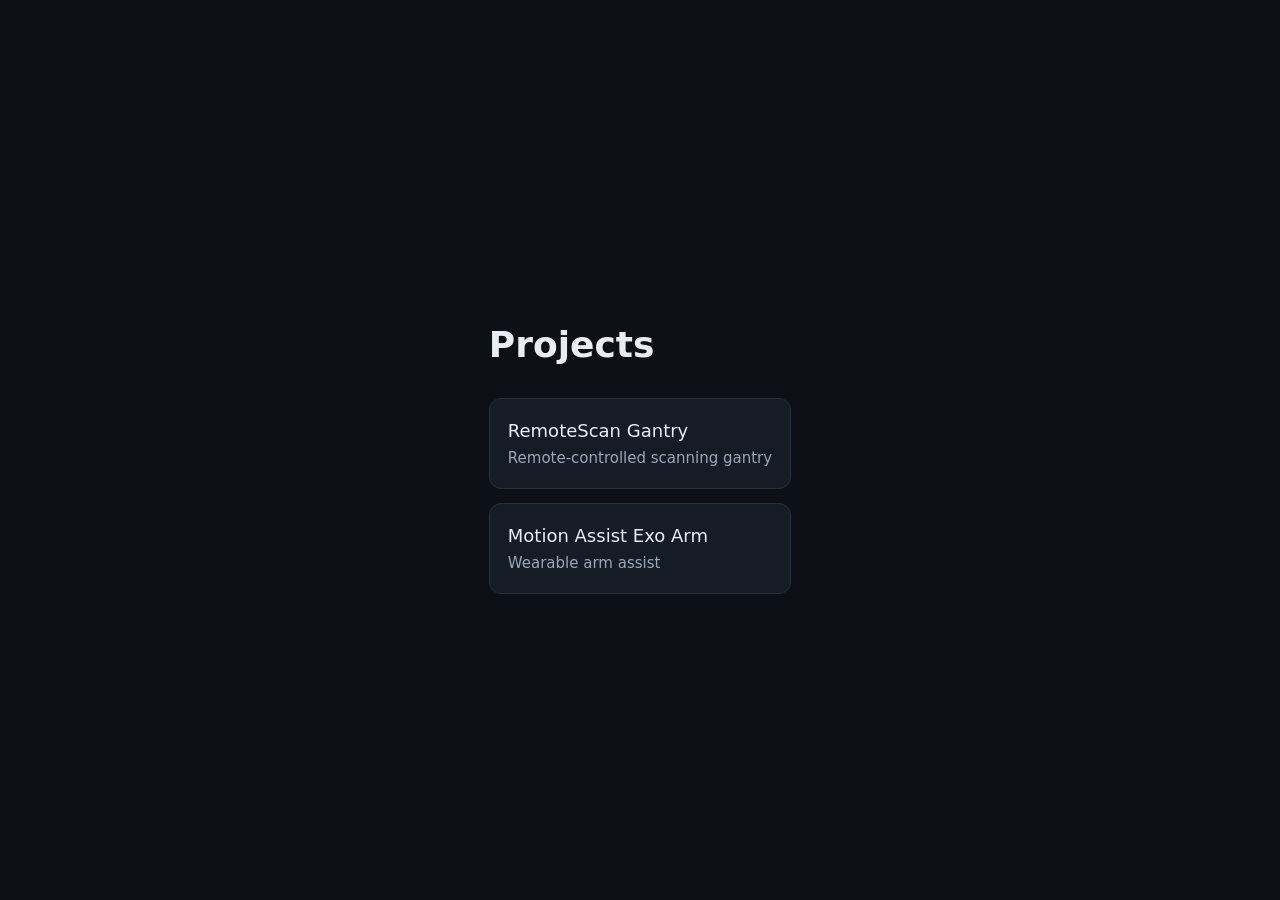
<file: index.html>
<!doctype html>
<html lang="en"><head><meta charset="utf-8"><meta name="viewport" content="width=device-width,initial-scale=1"><title>Projects</title>
<style>body{margin:0;background:#0d1117;color:#e8edf5;font:18px/1.6 system-ui,sans-serif;display:grid;place-items:center;min-height:100vh}
main{max-width:560px;padding:24px}a{display:block;background:#161c26;border:1px solid #263041;border-radius:12px;padding:18px;margin:14px 0;color:inherit;text-decoration:none}
a:hover{border-color:#2ec4b6}small{color:#9aa7b8;display:block}</style></head>
<body><main><h1>Projects</h1>
<a href="site/">RemoteScan Gantry<small>Remote-controlled scanning gantry</small></a>
<a href="exo-site/">Motion Assist Exo Arm<small>Wearable arm assist</small></a></main></body></html>
</file>
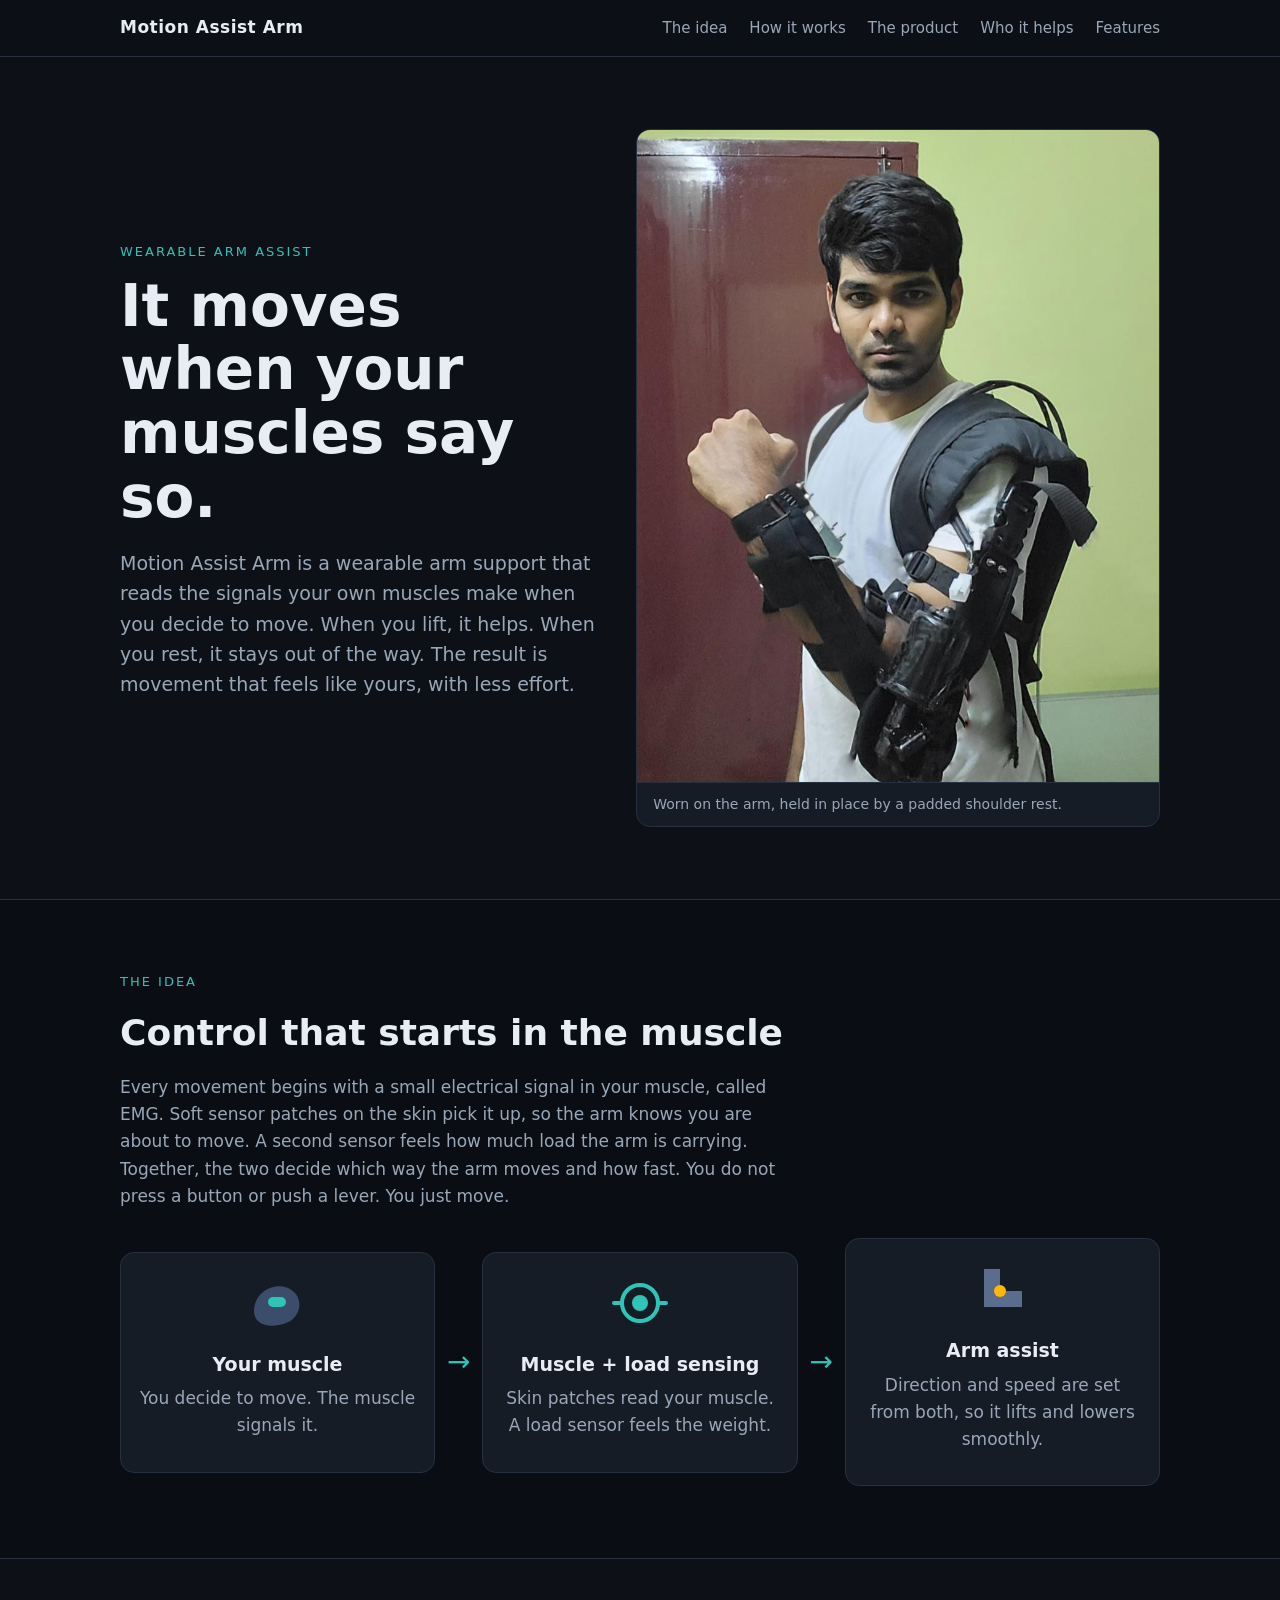
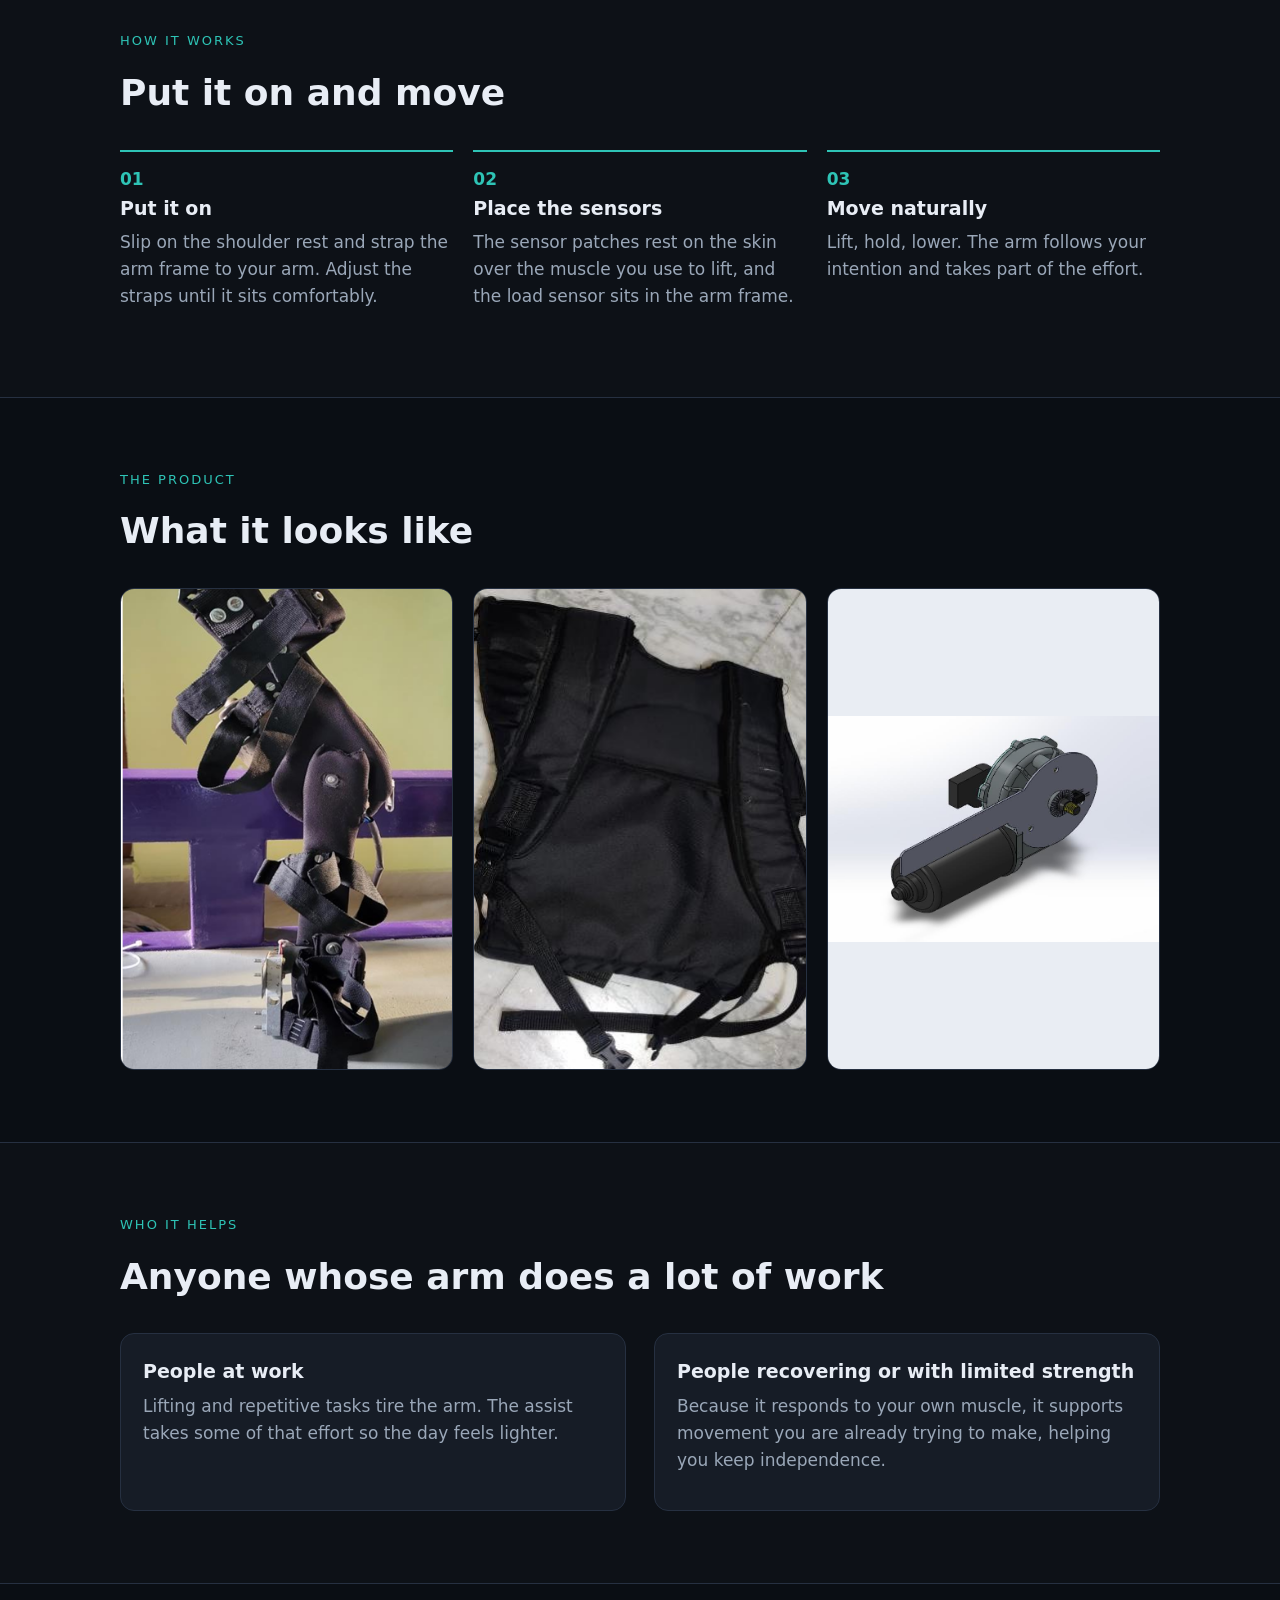
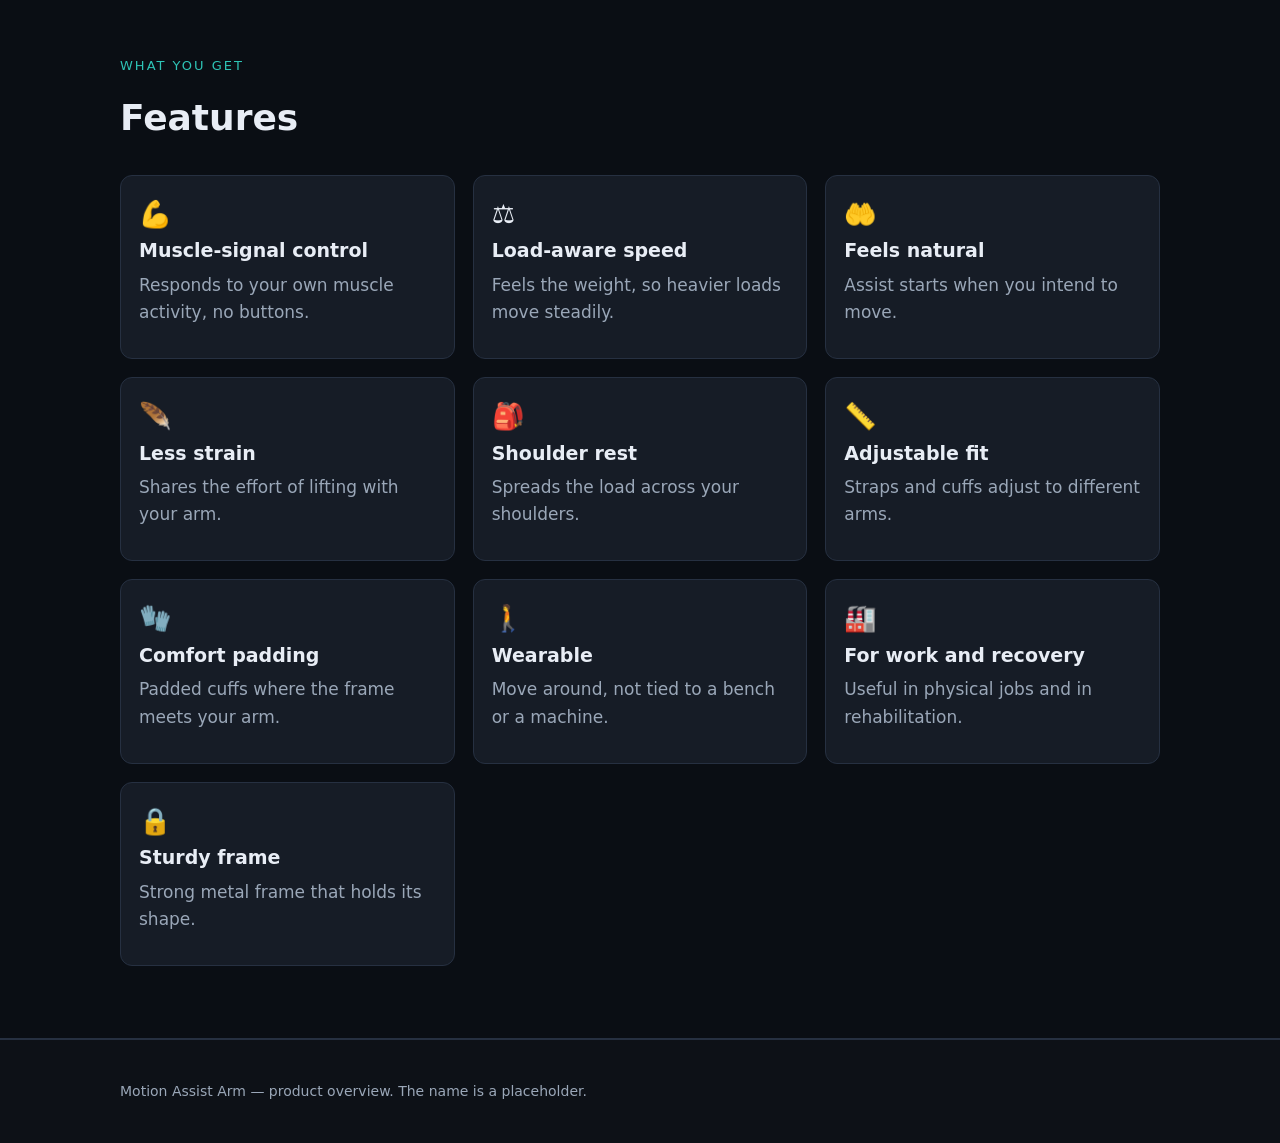
<file: exo-site/index.html>
<!doctype html>
<html lang="en">
<head>
<meta charset="utf-8">
<meta name="viewport" content="width=device-width,initial-scale=1">
<title>Motion Assist Arm</title>
<meta name="description" content="A wearable arm that senses your own muscle signals and helps you move.">
<link rel="stylesheet" href="styles.css">
</head>
<body>

<nav><div class="wrap"><b>Motion Assist Arm</b>
<div><a href="#idea">The idea</a><a href="#how">How it works</a><a href="#product">The product</a><a href="#who">Who it helps</a><a href="#features">Features</a></div></div></nav>

<section><div class="wrap hero">
  <div>
    <div class="eyebrow">Wearable arm assist</div>
    <h1>It moves when your muscles say so.</h1>
    <p>Motion Assist Arm is a wearable arm support that reads the signals your own muscles make when you decide to move. When you lift, it helps. When you rest, it stays out of the way. The result is movement that feels like yours, with less effort.</p>
  </div>
  <figure class="fig" style="margin:0">
    <img src="media/worn.jpg" alt="A person wearing the Motion Assist Arm on the right arm with a padded shoulder rest">
    <div class="cap">Worn on the arm, held in place by a padded shoulder rest.</div>
  </figure>
</div></section>

<section id="idea" class="alt"><div class="wrap">
  <div class="eyebrow">The idea</div>
  <h2>Control that starts in the muscle</h2>
  <p style="max-width:680px">Every movement begins with a small electrical signal in your muscle, called EMG. Soft sensor patches on the skin pick it up, so the arm knows you are about to move. A second sensor feels how much load the arm is carrying. Together, the two decide which way the arm moves and how fast. You do not press a button or push a lever. You just move.</p>
  <div class="flow">
    <div class="node">
      <svg viewBox="0 0 64 64" aria-hidden="true"><path d="M8 40 C8 20 30 10 44 18 C58 26 56 46 40 52 C24 58 8 54 8 40Z" fill="#3b4d6b"/><rect x="22" y="26" width="18" height="10" rx="5" fill="#2ec4b6"/></svg>
      <h3>Your muscle</h3><p>You decide to move. The muscle signals it.</p>
    </div>
    <div class="arrow">→</div>
    <div class="node">
      <svg viewBox="0 0 64 64" aria-hidden="true"><circle cx="32" cy="32" r="18" fill="none" stroke="#2ec4b6" stroke-width="4"/><circle cx="32" cy="32" r="8" fill="#2ec4b6"/><path d="M6 32h8M50 32h8" stroke="#2ec4b6" stroke-width="4" stroke-linecap="round"/></svg>
      <h3>Muscle + load sensing</h3><p>Skin patches read your muscle. A load sensor feels the weight.</p>
    </div>
    <div class="arrow">→</div>
    <div class="node">
      <svg viewBox="0 0 64 64" aria-hidden="true"><path d="M14 12 L30 12 L30 34 L52 34 L52 50 L14 50Z" fill="#5a6d8c"/><circle cx="30" cy="34" r="6" fill="#ffb703"/></svg>
      <h3>Arm assist</h3><p>Direction and speed are set from both, so it lifts and lowers smoothly.</p>
    </div>
  </div>
</div></section>

<section id="how"><div class="wrap">
  <div class="eyebrow">How it works</div>
  <h2>Put it on and move</h2>
  <div class="steps" style="margin-top:28px">
    <div class="step"><h3>Put it on</h3><p>Slip on the shoulder rest and strap the arm frame to your arm. Adjust the straps until it sits comfortably.</p></div>
    <div class="step"><h3>Place the sensors</h3><p>The sensor patches rest on the skin over the muscle you use to lift, and the load sensor sits in the arm frame.</p></div>
    <div class="step"><h3>Move naturally</h3><p>Lift, hold, lower. The arm follows your intention and takes part of the effort.</p></div>
  </div>
</div></section>

<section id="product" class="alt"><div class="wrap">
  <div class="eyebrow">The product</div>
  <h2>What it looks like</h2>
  <div class="gal4">
    <figure class="fig"><img src="media/frame.jpg" alt="The arm frame with padded cuffs and straps"><div class="cap">The arm frame: padded cuffs and adjustable straps.</div></figure>
    <figure class="fig"><img src="media/shoulder-rest.jpg" alt="The padded shoulder rest suit"><div class="cap">The shoulder rest: carries the load across the shoulders.</div></figure>
    <figure class="fig cad"><img src="media/joint-cad-1.jpg" alt="Design render of the elbow assist unit"><div class="cap">The elbow assist unit, design render.</div></figure>
  </div>
</div></section>

<section id="who"><div class="wrap">
  <div class="eyebrow">Who it helps</div>
  <h2>Anyone whose arm does a lot of work</h2>
  <div class="two" style="margin-top:28px">
    <div class="card"><h3>People at work</h3><p>Lifting and repetitive tasks tire the arm. The assist takes some of that effort so the day feels lighter.</p></div>
    <div class="card"><h3>People recovering or with limited strength</h3><p>Because it responds to your own muscle, it supports movement you are already trying to make, helping you keep independence.</p></div>
  </div>
</div></section>

<section id="features" class="alt"><div class="wrap">
  <div class="eyebrow">What you get</div>
  <h2>Features</h2>
  <div class="feats" style="margin-top:28px">
    <div class="feat"><span>💪</span><h3>Muscle-signal control</h3><p>Responds to your own muscle activity, no buttons.</p></div>
    <div class="feat"><span>⚖️</span><h3>Load-aware speed</h3><p>Feels the weight, so heavier loads move steadily.</p></div>
    <div class="feat"><span>🤲</span><h3>Feels natural</h3><p>Assist starts when you intend to move.</p></div>
    <div class="feat"><span>🪶</span><h3>Less strain</h3><p>Shares the effort of lifting with your arm.</p></div>
    <div class="feat"><span>🎒</span><h3>Shoulder rest</h3><p>Spreads the load across your shoulders.</p></div>
    <div class="feat"><span>📏</span><h3>Adjustable fit</h3><p>Straps and cuffs adjust to different arms.</p></div>
    <div class="feat"><span>🧤</span><h3>Comfort padding</h3><p>Padded cuffs where the frame meets your arm.</p></div>
    <div class="feat"><span>🚶</span><h3>Wearable</h3><p>Move around, not tied to a bench or a machine.</p></div>
    <div class="feat"><span>🏭</span><h3>For work and recovery</h3><p>Useful in physical jobs and in rehabilitation.</p></div>
    <div class="feat"><span>🔒</span><h3>Sturdy frame</h3><p>Strong metal frame that holds its shape.</p></div>
  </div>
</div></section>

<footer><div class="wrap">Motion Assist Arm — product overview. The name is a placeholder.</div></footer>
</body>
</html>
</file>
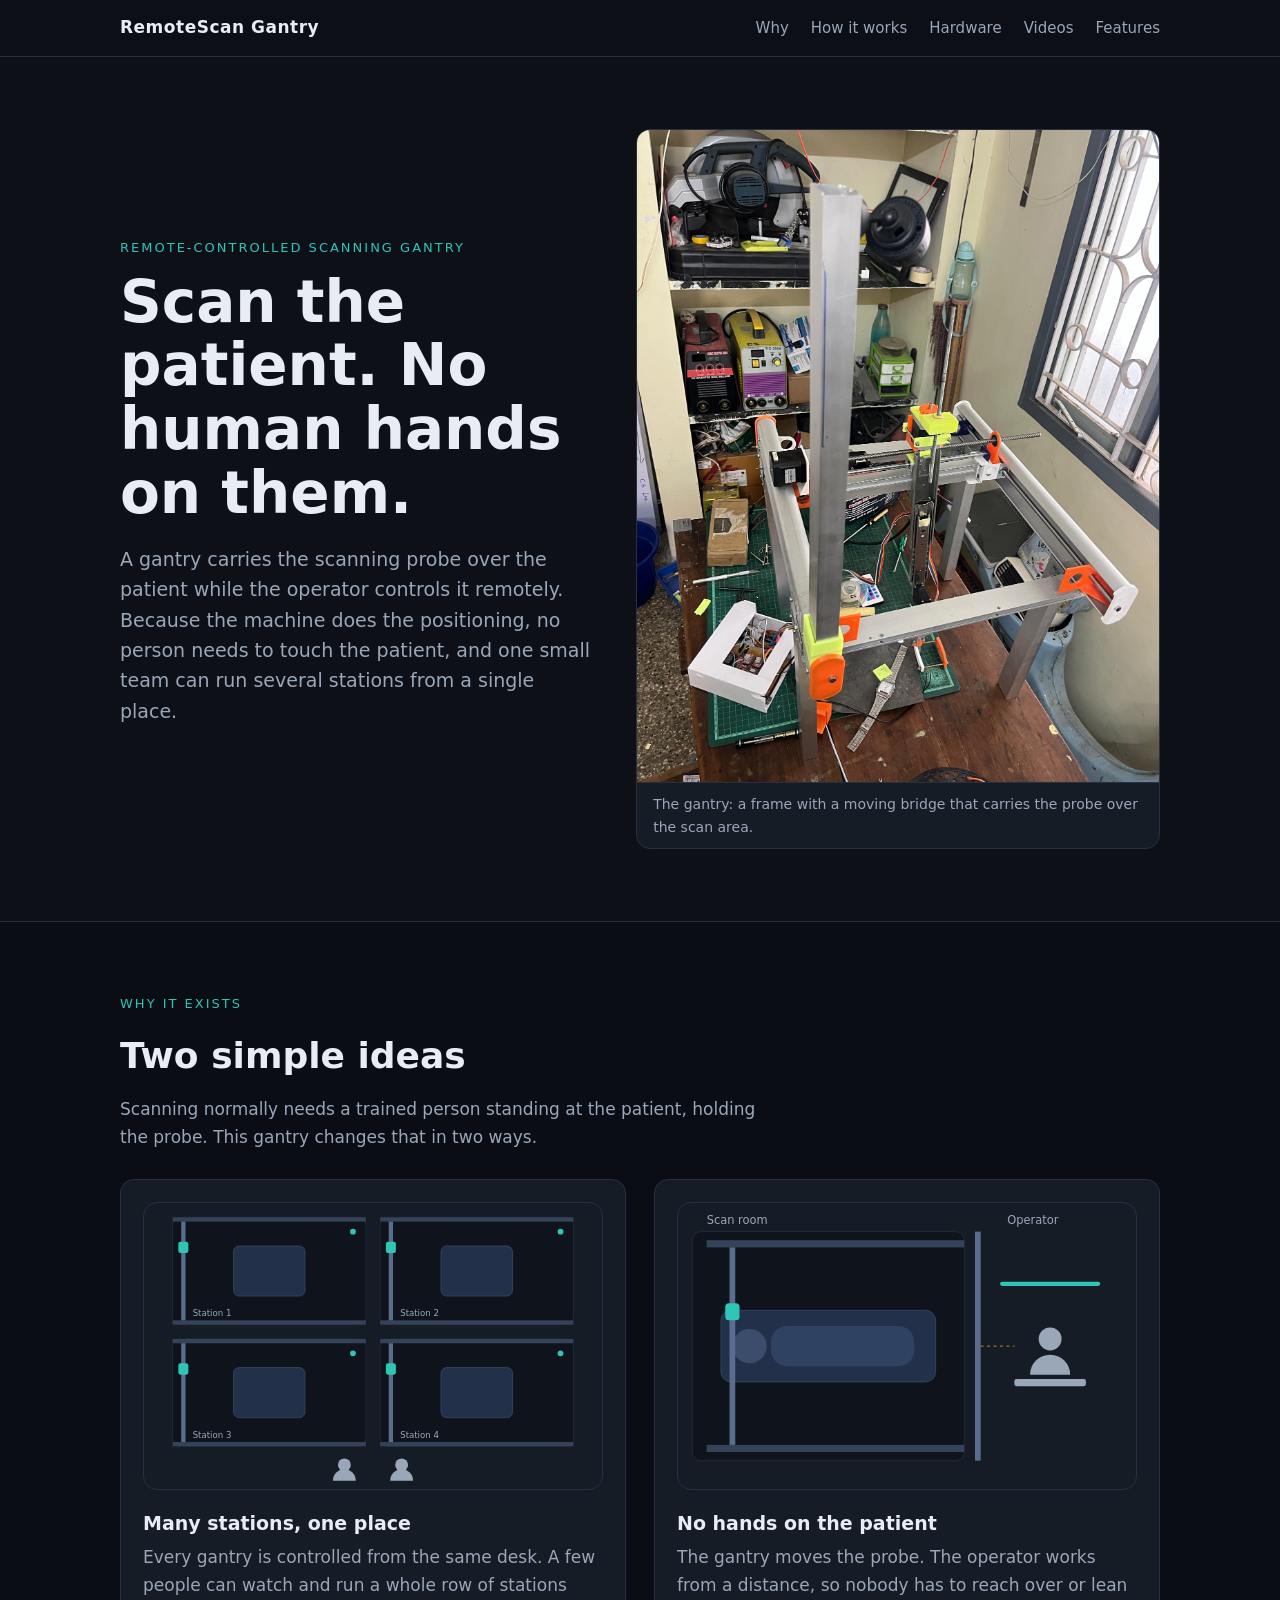
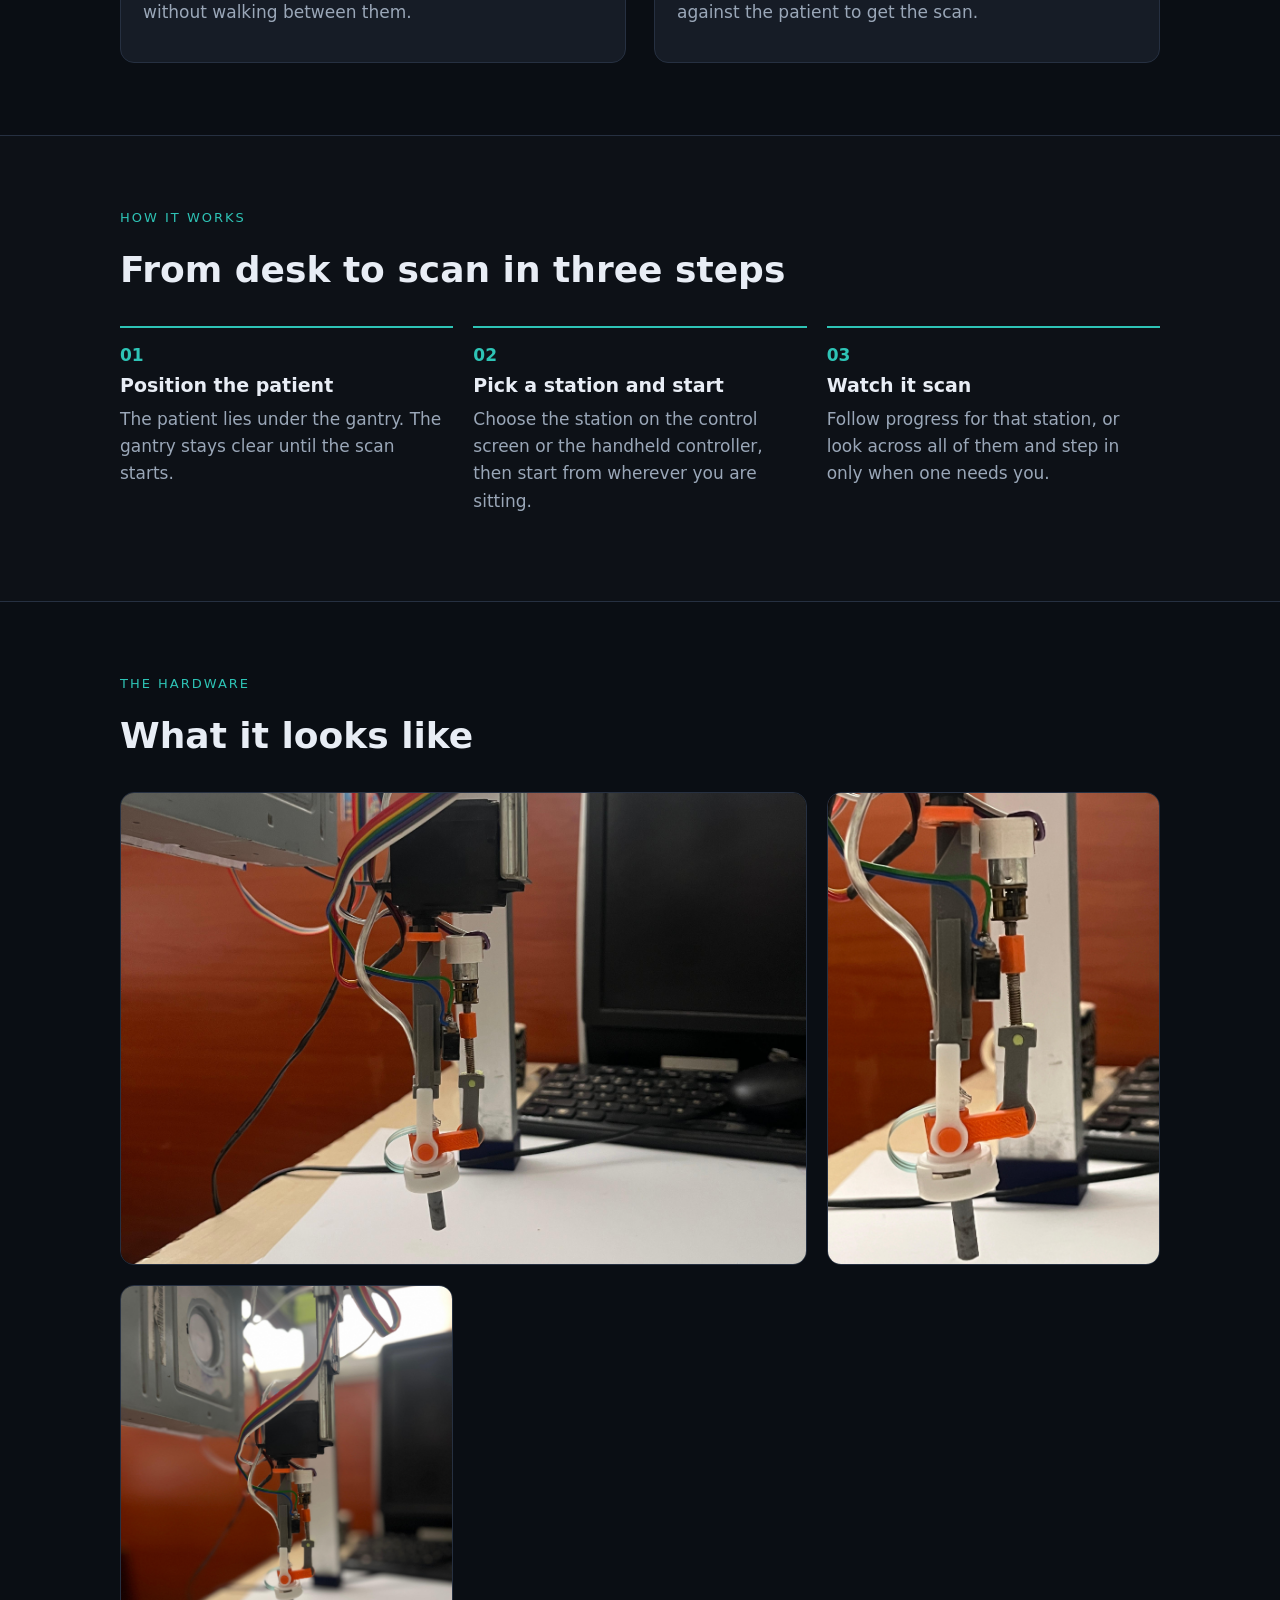
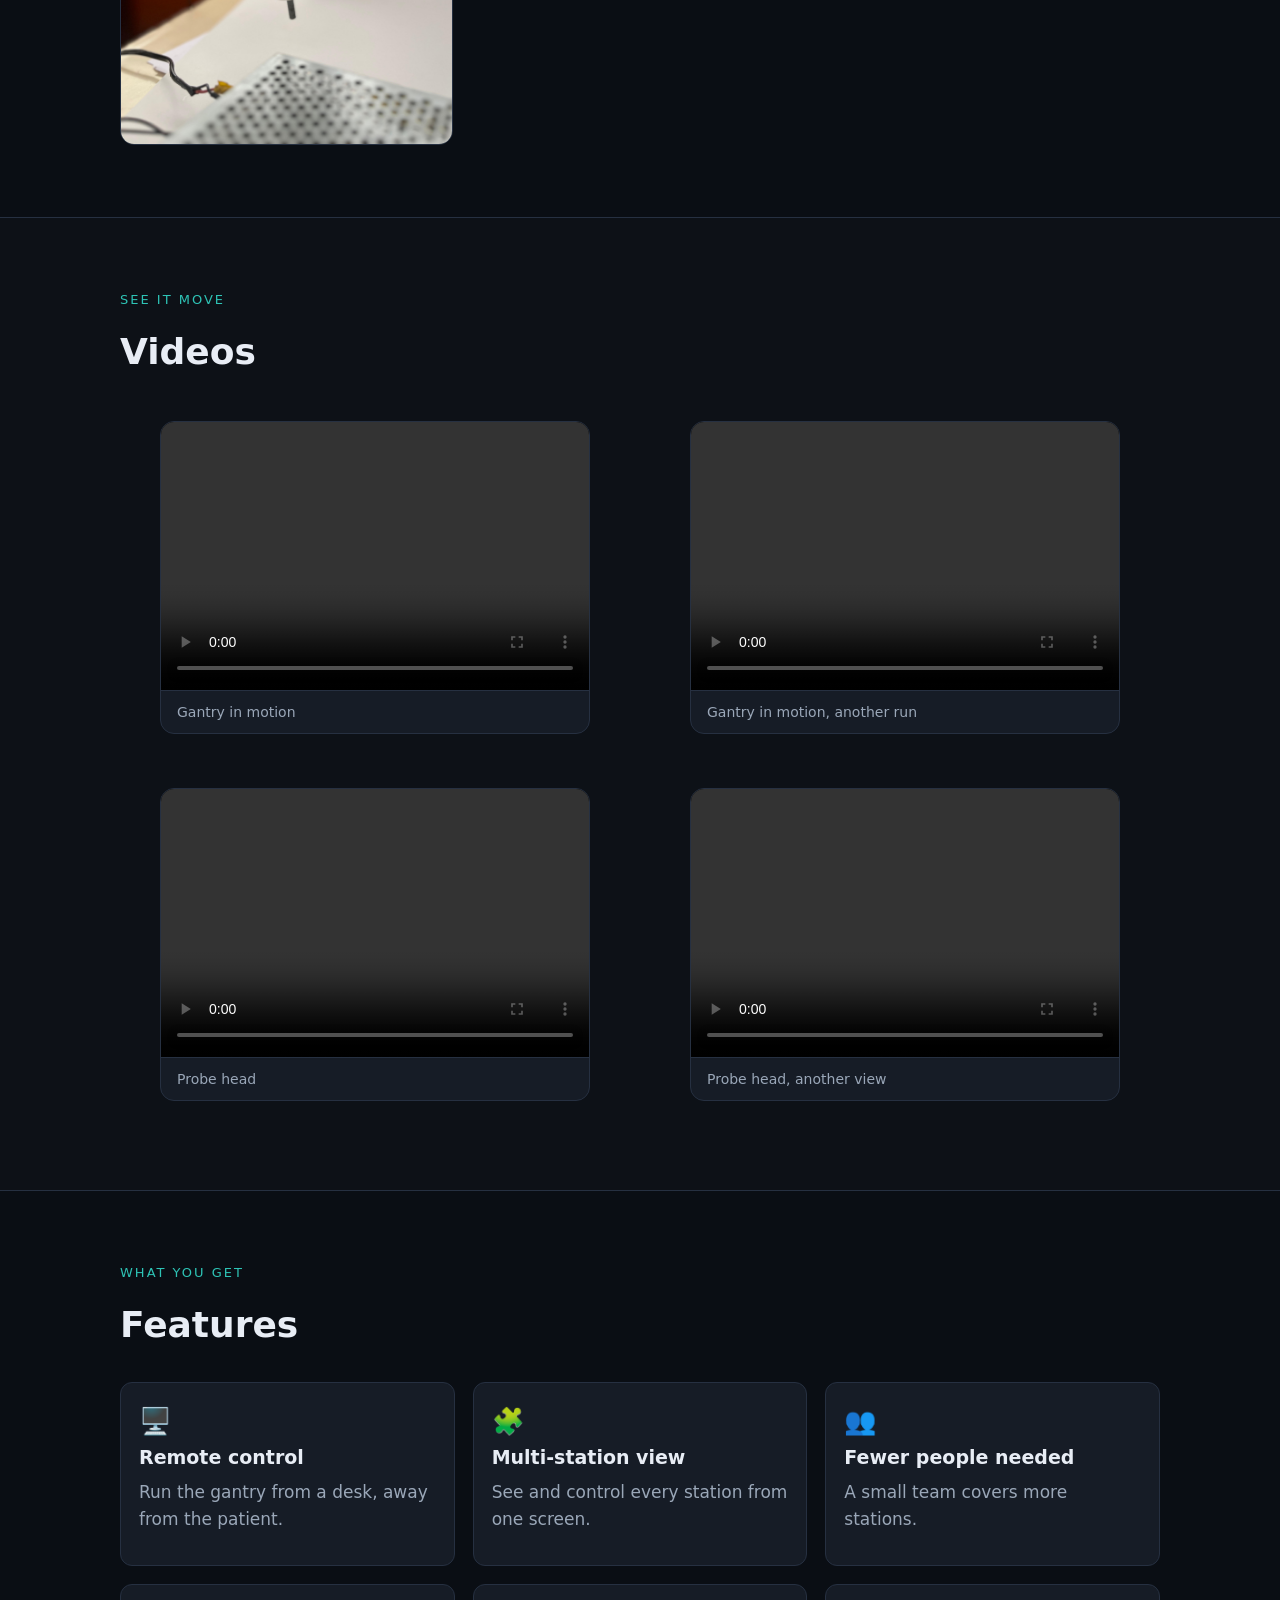
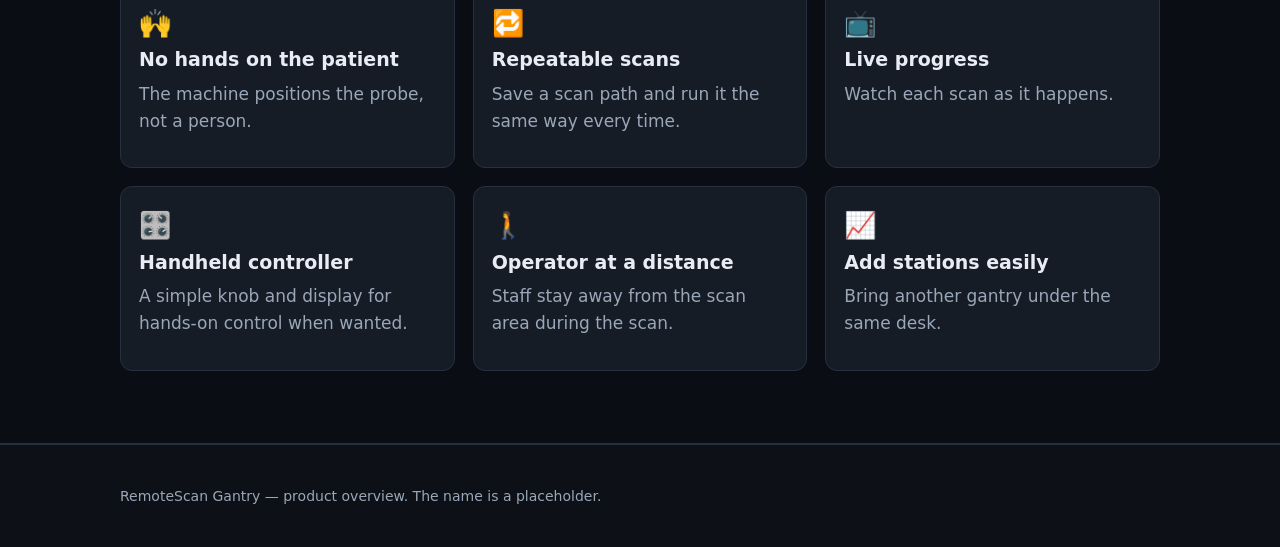
<file: site/index.html>
<!doctype html>
<html lang="en">
<head>
<meta charset="utf-8">
<meta name="viewport" content="width=device-width,initial-scale=1">
<title>RemoteScan Gantry</title>
<meta name="description" content="A remote-controlled scanning gantry for patient scans. No human hands on the patient, and many stations controlled from one place.">
<link rel="stylesheet" href="styles.css">
</head>
<body>

<nav><div class="wrap"><b>RemoteScan Gantry</b>
<div><a href="#why">Why</a><a href="#how">How it works</a><a href="#hardware">Hardware</a><a href="#video">Videos</a><a href="#features">Features</a></div></div></nav>

<section><div class="wrap hero">
  <div>
    <div class="eyebrow">Remote-controlled scanning gantry</div>
    <h1>Scan the patient. No human hands on them.</h1>
    <p>A gantry carries the scanning probe over the patient while the operator controls it remotely. Because the machine does the positioning, no person needs to touch the patient, and one small team can run several stations from a single place.</p>
  </div>
  <figure class="fig" style="margin:0">
    <img src="media/gantry-frame.jpg" alt="The scanning gantry frame with its moving bridge and probe carriage">
    <div class="cap">The gantry: a frame with a moving bridge that carries the probe over the scan area.</div>
  </figure>
</div></section>

<section id="why" class="alt"><div class="wrap">
  <div class="eyebrow">Why it exists</div>
  <h2>Two simple ideas</h2>
  <p style="max-width:640px">Scanning normally needs a trained person standing at the patient, holding the probe. This gantry changes that in two ways.</p>
  <div class="two" style="margin-top:28px">
    <div class="card">
      <figure class="fig" style="margin:0 0 18px">
        <svg id="s-control" viewBox="0 0 640 400" role="img" aria-label="Four scanning stations shown on screen with two operators watching">
          <g id="tiles"></g>
          <g transform="translate(320 372)" fill="#9aa7b8">
            <circle cx="-40" cy="-6" r="9"/><path d="M-56 16 a16 16 0 0 1 32 0z"/>
            <circle cx="40" cy="-6" r="9"/><path d="M24 16 a16 16 0 0 1 32 0z"/>
          </g>
        </svg>
      </figure>
      <h3>Many stations, one place</h3>
      <p>Every gantry is controlled from the same desk. A few people can watch and run a whole row of stations without walking between them.</p>
    </div>
    <div class="card">
      <figure class="fig" style="margin:0 0 18px">
        <svg id="s-remote" viewBox="0 0 640 400" role="img" aria-label="A gantry scanning a patient on a bed while the operator sits at a desk on the other side of a wall">
          <rect x="20" y="40" width="380" height="320" rx="12" fill="#0f141c" stroke="#263041"/>
          <rect x="60" y="150" width="300" height="100" rx="14" fill="#22304a" stroke="#3b4d6b"/>
          <circle cx="100" cy="200" r="24" fill="#3b4d6b"/>
          <rect x="130" y="172" width="200" height="56" rx="22" fill="#2f4262"/>
          <rect x="40" y="52" width="360" height="10" fill="#34425a"/><rect x="40" y="338" width="360" height="10" fill="#34425a"/>
          <g class="a-bridge" style="--dx:280px">
            <rect x="72" y="62" width="8" height="276" fill="#5a6d8c"/>
            <g class="a-head" style="--dy:70px"><rect x="66" y="140" width="20" height="24" rx="5" fill="#2ec4b6"/></g>
          </g>
          <text x="40" y="30" fill="#9aa7b8" font-size="16" font-family="system-ui">Scan room</text>
          <rect x="415" y="40" width="8" height="320" fill="#5a6d8c"/>
          <g fill="#9aa7b8" transform="translate(520 210)">
            <circle cx="0" cy="-20" r="16"/><path d="M-28 30 a28 28 0 0 1 56 0z"/>
            <rect x="-50" y="36" width="100" height="10" rx="3"/>
          </g>
          <text x="460" y="30" fill="#9aa7b8" font-size="16" font-family="system-ui">Operator</text>
          <line x1="423" y1="200" x2="470" y2="200" stroke="#ffb703" stroke-dasharray="4 5"/>
          <rect x="450" y="110" width="140" height="6" rx="3" fill="#2ec4b6" class="blink"/>
        </svg>
      </figure>
      <h3>No hands on the patient</h3>
      <p>The gantry moves the probe. The operator works from a distance, so nobody has to reach over or lean against the patient to get the scan.</p>
    </div>
  </div>
</div></section>

<section id="how"><div class="wrap">
  <div class="eyebrow">How it works</div>
  <h2>From desk to scan in three steps</h2>
  <div class="steps" style="margin-top:28px">
    <div class="step"><h3>Position the patient</h3><p>The patient lies under the gantry. The gantry stays clear until the scan starts.</p></div>
    <div class="step"><h3>Pick a station and start</h3><p>Choose the station on the control screen or the handheld controller, then start from wherever you are sitting.</p></div>
    <div class="step"><h3>Watch it scan</h3><p>Follow progress for that station, or look across all of them and step in only when one needs you.</p></div>
  </div>
</div></section>

<section id="hardware" class="alt"><div class="wrap">
  <div class="eyebrow">The hardware</div>
  <h2>What it looks like</h2>
  <div class="gal">
    <figure class="fig wide"><img src="media/probe-wide.jpg" alt="The probe head hanging from the gantry carriage above a work surface"><div class="cap">Probe head hanging from the carriage, with the control computer alongside.</div></figure>
    <figure class="fig"><img src="media/probe-close.jpg" alt="Close-up of the probe head and its lift mechanism"><div class="cap">Close-up of the probe head and its lift.</div></figure>
    <figure class="fig"><img src="media/probe-side.jpg" alt="Side view of the probe head"><div class="cap">Probe head, side view.</div></figure>
  </div>
</div></section>

<section id="video"><div class="wrap">
  <div class="eyebrow">See it move</div>
  <h2>Videos</h2>
  <div class="vids">
    <figure class="fig"><video controls muted loop playsinline preload="metadata" src="media/gantry-1.mp4"></video><div class="cap">Gantry in motion</div></figure>
    <figure class="fig"><video controls muted loop playsinline preload="metadata" src="media/gantry-3.mp4"></video><div class="cap">Gantry in motion, another run</div></figure>
    <figure class="fig"><video controls muted loop playsinline preload="metadata" src="media/probe-1.mp4"></video><div class="cap">Probe head</div></figure>
    <figure class="fig"><video controls muted loop playsinline preload="metadata" src="media/probe-2.mp4"></video><div class="cap">Probe head, another view</div></figure>
  </div>
</div></section>

<section id="features" class="alt"><div class="wrap">
  <div class="eyebrow">What you get</div>
  <h2>Features</h2>
  <div class="feats" style="margin-top:28px">
    <div class="feat"><span>🖥️</span><h3>Remote control</h3><p>Run the gantry from a desk, away from the patient.</p></div>
    <div class="feat"><span>🧩</span><h3>Multi-station view</h3><p>See and control every station from one screen.</p></div>
    <div class="feat"><span>👥</span><h3>Fewer people needed</h3><p>A small team covers more stations.</p></div>
    <div class="feat"><span>🙌</span><h3>No hands on the patient</h3><p>The machine positions the probe, not a person.</p></div>
    <div class="feat"><span>🔁</span><h3>Repeatable scans</h3><p>Save a scan path and run it the same way every time.</p></div>
    <div class="feat"><span>📺</span><h3>Live progress</h3><p>Watch each scan as it happens.</p></div>
    <div class="feat"><span>🎛️</span><h3>Handheld controller</h3><p>A simple knob and display for hands-on control when wanted.</p></div>
    <div class="feat"><span>🚶</span><h3>Operator at a distance</h3><p>Staff stay away from the scan area during the scan.</p></div>
    <div class="feat"><span>📈</span><h3>Add stations easily</h3><p>Bring another gantry under the same desk.</p></div>
  </div>
</div></section>

<footer><div class="wrap">RemoteScan Gantry — product overview. The name is a placeholder.</div></footer>

<script>
// Build the four station tiles for the control-room illustration.
(function(){
  var pos=[[40,20],[330,20],[40,190],[330,190]];
  var g=document.getElementById('tiles');
  g.innerHTML=pos.map(function(p,i){return '<g transform="translate('+p[0]+' '+p[1]+')">'+
    '<rect width="270" height="150" rx="10" fill="#0f141c" stroke="#263041"/>'+
    '<rect width="270" height="6" fill="#34425a"/><rect y="144" width="270" height="6" fill="#34425a"/>'+
    '<rect x="85" y="40" width="100" height="70" rx="8" fill="#22304a" stroke="#3b4d6b"/>'+
    '<g class="a-bridge" style="--dx:240px;animation-delay:-'+(i*1.3)+'s;animation-duration:'+(5+i)+'s">'+
      '<rect x="12" y="6" width="6" height="138" fill="#5a6d8c"/>'+
      '<g class="a-head" style="--dy:60px;animation-delay:-'+(i*0.7)+'s"><rect x="8" y="34" width="14" height="16" rx="3" fill="#2ec4b6"/></g>'+
    '</g>'+
    '<text x="28" y="138" fill="#9aa7b8" font-size="12" font-family="system-ui">Station '+(i+1)+'</text>'+
    '<circle class="blink" cx="252" cy="20" r="4" fill="#2ec4b6" style="animation-delay:-'+(i*0.4)+'s"/>'+
  '</g>';}).join('');
})();
</script>
<script>
// Keep every video silent, even if the browser tries to unmute.
document.querySelectorAll("video").forEach(function(v){
  v.muted=true;v.volume=0;
  v.addEventListener("volumechange",function(){if(!v.muted||v.volume>0){v.muted=true;v.volume=0}});
});
</script>
</body>
</html>
</file>
<file: exo-site/styles.css>
:root{--bg:#0d1117;--panel:#161c26;--line:#263041;--text:#e8edf5;--muted:#9aa7b8;--accent:#2ec4b6;--accent2:#ffb703}
*{box-sizing:border-box}html{scroll-behavior:smooth}
body{margin:0;background:var(--bg);color:var(--text);font:17px/1.6 system-ui,Segoe UI,Roboto,sans-serif}
.wrap{max-width:1080px;margin:0 auto;padding:0 20px}
nav{position:sticky;top:0;background:#0d1117e6;backdrop-filter:blur(8px);border-bottom:1px solid var(--line);z-index:5}
nav .wrap{display:flex;justify-content:space-between;align-items:center;height:56px}
nav b{letter-spacing:.5px}nav a{color:var(--muted);text-decoration:none;margin-left:22px;font-size:15px}nav a:hover{color:var(--text)}
section{padding:72px 0}
h1{font-size:clamp(34px,6vw,58px);line-height:1.1;margin:0 0 18px}
h2{font-size:clamp(26px,4vw,36px);margin:0 0 12px}
h3{margin:0 0 6px;font-size:19px}
p{color:var(--muted);margin:0 0 14px}
.eyebrow{color:var(--accent);font-size:13px;letter-spacing:2px;text-transform:uppercase;margin-bottom:12px}
.hero{display:grid;grid-template-columns:1fr 1.1fr;gap:40px;align-items:center}
.hero p{font-size:19px}
.fig{background:var(--panel);border:1px solid var(--line);border-radius:14px;overflow:hidden;position:relative}
.fig svg,.fig video{display:block;width:100%;height:auto}
.fig video{aspect-ratio:16/10;object-fit:cover;background:#000}
.cap{padding:10px 16px;font-size:14px;color:var(--muted);border-top:1px solid var(--line)}
.two{display:grid;grid-template-columns:1fr 1fr;gap:28px}
.card{background:var(--panel);border:1px solid var(--line);border-radius:14px;padding:22px}
.card .fig{margin-bottom:18px}
.steps{display:grid;grid-template-columns:repeat(3,1fr);gap:20px;counter-reset:s}
.step{border-top:2px solid var(--accent);padding-top:14px}
.step:before{counter-increment:s;content:"0" counter(s);color:var(--accent);font-weight:700}
.feats{display:grid;grid-template-columns:repeat(3,1fr);gap:18px}
.feat{background:var(--panel);border:1px solid var(--line);border-radius:12px;padding:18px}
.feat span{font-size:26px}
.alt{background:#0a0e14;border-block:1px solid var(--line)}
footer{padding:40px 0;color:var(--muted);font-size:14px;border-top:1px solid var(--line)}
/* animations */
@keyframes bridge{0%,100%{transform:translateX(0)}50%{transform:translateX(var(--dx,480px))}}
@keyframes head{0%,100%{transform:translateY(0)}50%{transform:translateY(var(--dy,140px))}}
@keyframes sweep{0%,100%{transform:translateX(-90px)}50%{transform:translateX(90px)}}
@keyframes ring{0%{r:4;opacity:.9}100%{r:26;opacity:0}}
@keyframes blink{50%{opacity:.25}}
.a-bridge{animation:bridge 7s ease-in-out infinite}
.a-head{animation:head 3.5s ease-in-out infinite}
.a-sweep{animation:sweep 3s ease-in-out infinite}
.ring{animation:ring 1.6s ease-out infinite;fill:none;stroke:var(--accent2)}
.ring.r2{animation-delay:.8s}
.blink{animation:blink 1.4s infinite}
@media(max-width:800px){.hero,.two,.steps,.feats{grid-template-columns:1fr}nav a{margin-left:12px}}
@media(prefers-reduced-motion:reduce){*{animation:none!important}}
/* photos and videos */
.fig img{display:block;width:100%;height:100%;object-fit:cover}
.hero .fig img{aspect-ratio:4/5}
.gal{display:grid;grid-template-columns:repeat(3,1fr);gap:20px;margin-top:28px}
.gal .fig{margin:0}
.gal .fig img,.gal .fig video{aspect-ratio:4/5;object-fit:cover}
.gal .wide{grid-column:span 2}
.gal .wide img,.gal .wide video{aspect-ratio:16/10}
.vids{display:grid;grid-template-columns:repeat(2,1fr);gap:20px;margin-top:24px}
.vids .fig video{aspect-ratio:16/10;object-fit:contain}
@media(max-width:800px){.gal,.vids{grid-template-columns:1fr}.gal .wide{grid-column:auto}}
/* videos are silent: hide volume controls */
video::-webkit-media-controls-mute-button,video::-webkit-media-controls-volume-slider,video::-webkit-media-controls-volume-control-container{display:none}
/* exo-site additions */
.flow{display:grid;grid-template-columns:1fr auto 1fr auto 1fr;gap:12px;align-items:center;margin-top:28px}
.flow .node{background:var(--panel);border:1px solid var(--line);border-radius:14px;padding:18px;text-align:center}
.flow .node svg{width:64px;height:64px;margin-bottom:6px}
.flow .arrow{color:var(--accent);font-size:28px}
.gal4{display:grid;grid-template-columns:repeat(3,1fr);gap:20px;margin-top:28px}
.gal4 .fig{margin:0}.gal4 .fig img{aspect-ratio:4/5;object-fit:cover}
.gal4 .cad img{aspect-ratio:16/10;object-fit:contain;background:#e9edf3}
@media(max-width:800px){.flow{grid-template-columns:1fr}.flow .arrow{transform:rotate(90deg);text-align:center}.gal4{grid-template-columns:1fr}}
.hero .fig img{aspect-ratio:4/5;object-position:center 20%}
</file>
<file: site/styles.css>
:root{--bg:#0d1117;--panel:#161c26;--line:#263041;--text:#e8edf5;--muted:#9aa7b8;--accent:#2ec4b6;--accent2:#ffb703}
*{box-sizing:border-box}html{scroll-behavior:smooth}
body{margin:0;background:var(--bg);color:var(--text);font:17px/1.6 system-ui,Segoe UI,Roboto,sans-serif}
.wrap{max-width:1080px;margin:0 auto;padding:0 20px}
nav{position:sticky;top:0;background:#0d1117e6;backdrop-filter:blur(8px);border-bottom:1px solid var(--line);z-index:5}
nav .wrap{display:flex;justify-content:space-between;align-items:center;height:56px}
nav b{letter-spacing:.5px}nav a{color:var(--muted);text-decoration:none;margin-left:22px;font-size:15px}nav a:hover{color:var(--text)}
section{padding:72px 0}
h1{font-size:clamp(34px,6vw,58px);line-height:1.1;margin:0 0 18px}
h2{font-size:clamp(26px,4vw,36px);margin:0 0 12px}
h3{margin:0 0 6px;font-size:19px}
p{color:var(--muted);margin:0 0 14px}
.eyebrow{color:var(--accent);font-size:13px;letter-spacing:2px;text-transform:uppercase;margin-bottom:12px}
.hero{display:grid;grid-template-columns:1fr 1.1fr;gap:40px;align-items:center}
.hero p{font-size:19px}
.fig{background:var(--panel);border:1px solid var(--line);border-radius:14px;overflow:hidden;position:relative}
.fig svg,.fig video{display:block;width:100%;height:auto}
.fig video{aspect-ratio:16/10;object-fit:cover;background:#000}
.cap{padding:10px 16px;font-size:14px;color:var(--muted);border-top:1px solid var(--line)}
.two{display:grid;grid-template-columns:1fr 1fr;gap:28px}
.card{background:var(--panel);border:1px solid var(--line);border-radius:14px;padding:22px}
.card .fig{margin-bottom:18px}
.steps{display:grid;grid-template-columns:repeat(3,1fr);gap:20px;counter-reset:s}
.step{border-top:2px solid var(--accent);padding-top:14px}
.step:before{counter-increment:s;content:"0" counter(s);color:var(--accent);font-weight:700}
.feats{display:grid;grid-template-columns:repeat(3,1fr);gap:18px}
.feat{background:var(--panel);border:1px solid var(--line);border-radius:12px;padding:18px}
.feat span{font-size:26px}
.alt{background:#0a0e14;border-block:1px solid var(--line)}
footer{padding:40px 0;color:var(--muted);font-size:14px;border-top:1px solid var(--line)}
/* animations */
@keyframes bridge{0%,100%{transform:translateX(0)}50%{transform:translateX(var(--dx,480px))}}
@keyframes head{0%,100%{transform:translateY(0)}50%{transform:translateY(var(--dy,140px))}}
@keyframes sweep{0%,100%{transform:translateX(-90px)}50%{transform:translateX(90px)}}
@keyframes ring{0%{r:4;opacity:.9}100%{r:26;opacity:0}}
@keyframes blink{50%{opacity:.25}}
.a-bridge{animation:bridge 7s ease-in-out infinite}
.a-head{animation:head 3.5s ease-in-out infinite}
.a-sweep{animation:sweep 3s ease-in-out infinite}
.ring{animation:ring 1.6s ease-out infinite;fill:none;stroke:var(--accent2)}
.ring.r2{animation-delay:.8s}
.blink{animation:blink 1.4s infinite}
@media(max-width:800px){.hero,.two,.steps,.feats{grid-template-columns:1fr}nav a{margin-left:12px}}
@media(prefers-reduced-motion:reduce){*{animation:none!important}}
/* photos and videos */
.fig img{display:block;width:100%;height:100%;object-fit:cover}
.hero .fig img{aspect-ratio:4/5}
.gal{display:grid;grid-template-columns:repeat(3,1fr);gap:20px;margin-top:28px}
.gal .fig{margin:0}
.gal .fig img,.gal .fig video{aspect-ratio:4/5;object-fit:cover}
.gal .wide{grid-column:span 2}
.gal .wide img,.gal .wide video{aspect-ratio:16/10}
.vids{display:grid;grid-template-columns:repeat(2,1fr);gap:20px;margin-top:24px}
.vids .fig video{aspect-ratio:16/10;object-fit:contain}
@media(max-width:800px){.gal,.vids{grid-template-columns:1fr}.gal .wide{grid-column:auto}}
/* videos are silent: hide volume controls */
video::-webkit-media-controls-mute-button,video::-webkit-media-controls-volume-slider,video::-webkit-media-controls-volume-control-container{display:none}
</file>
